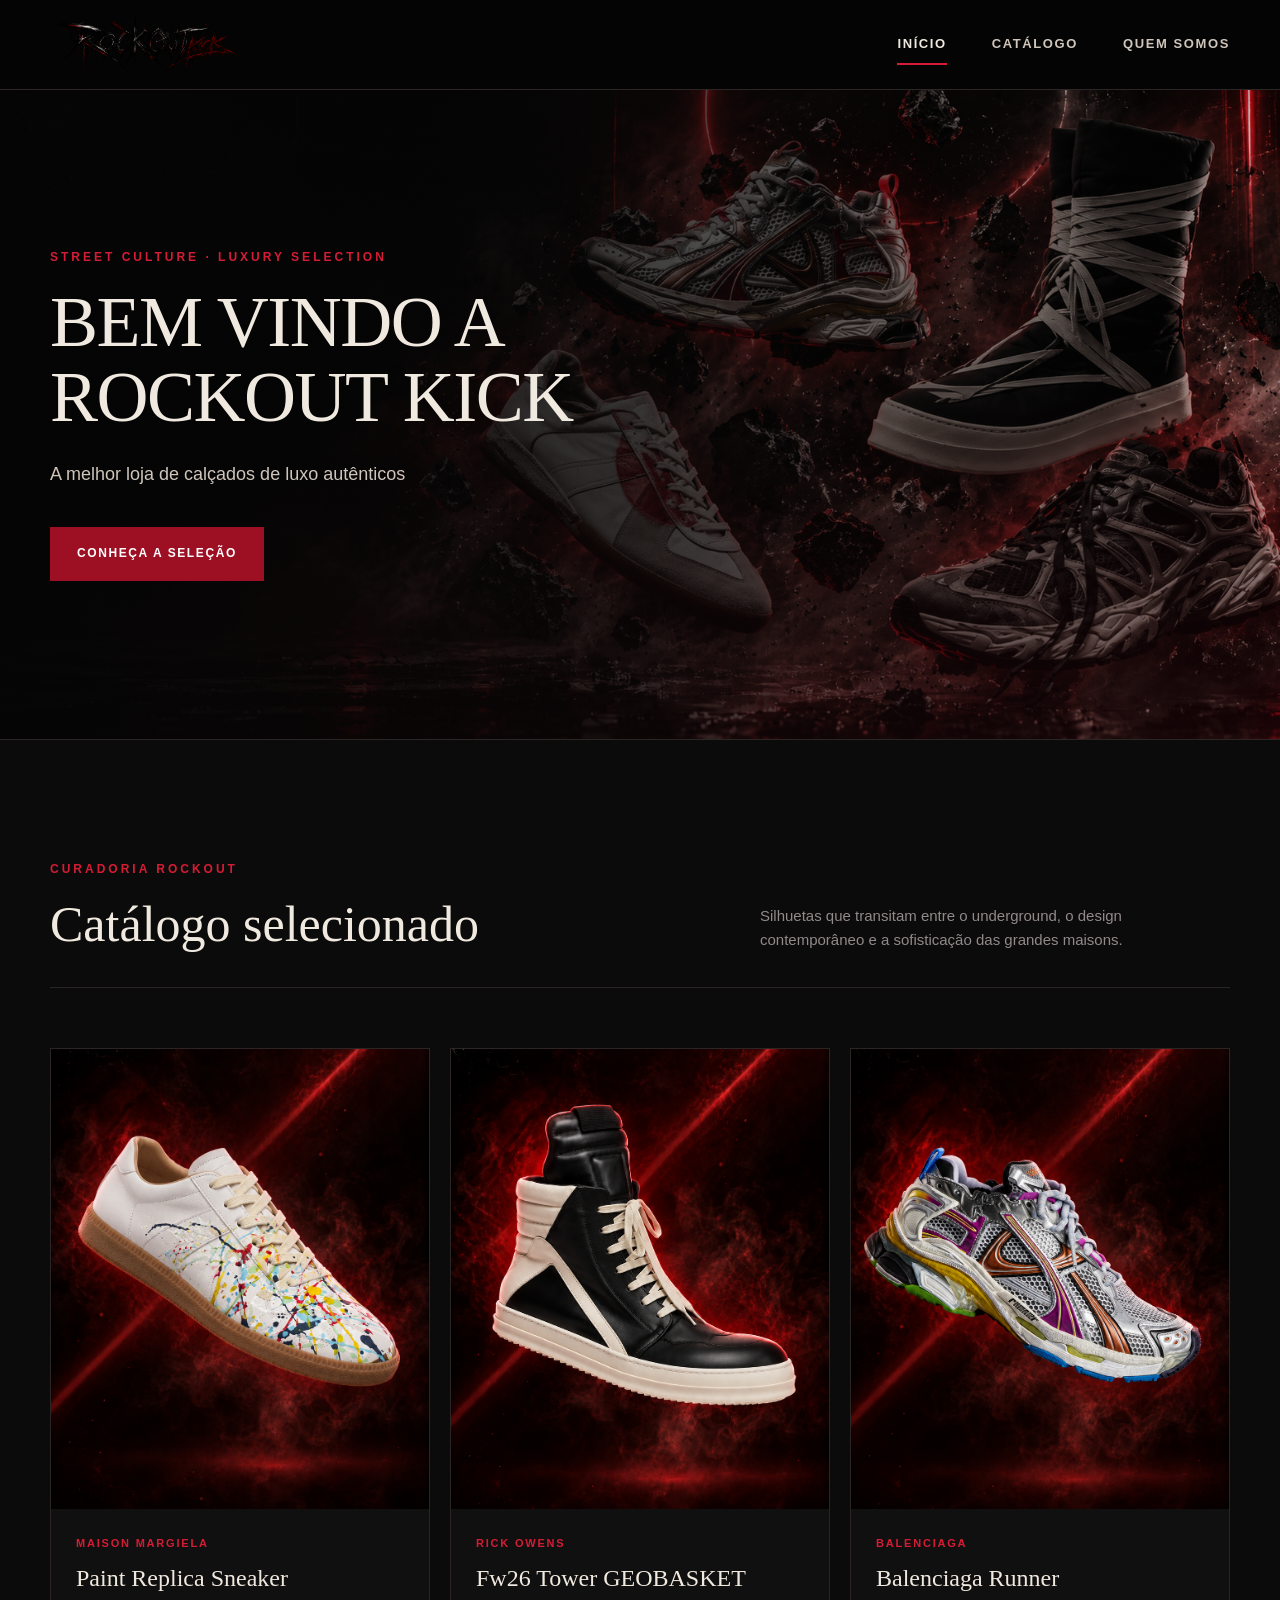
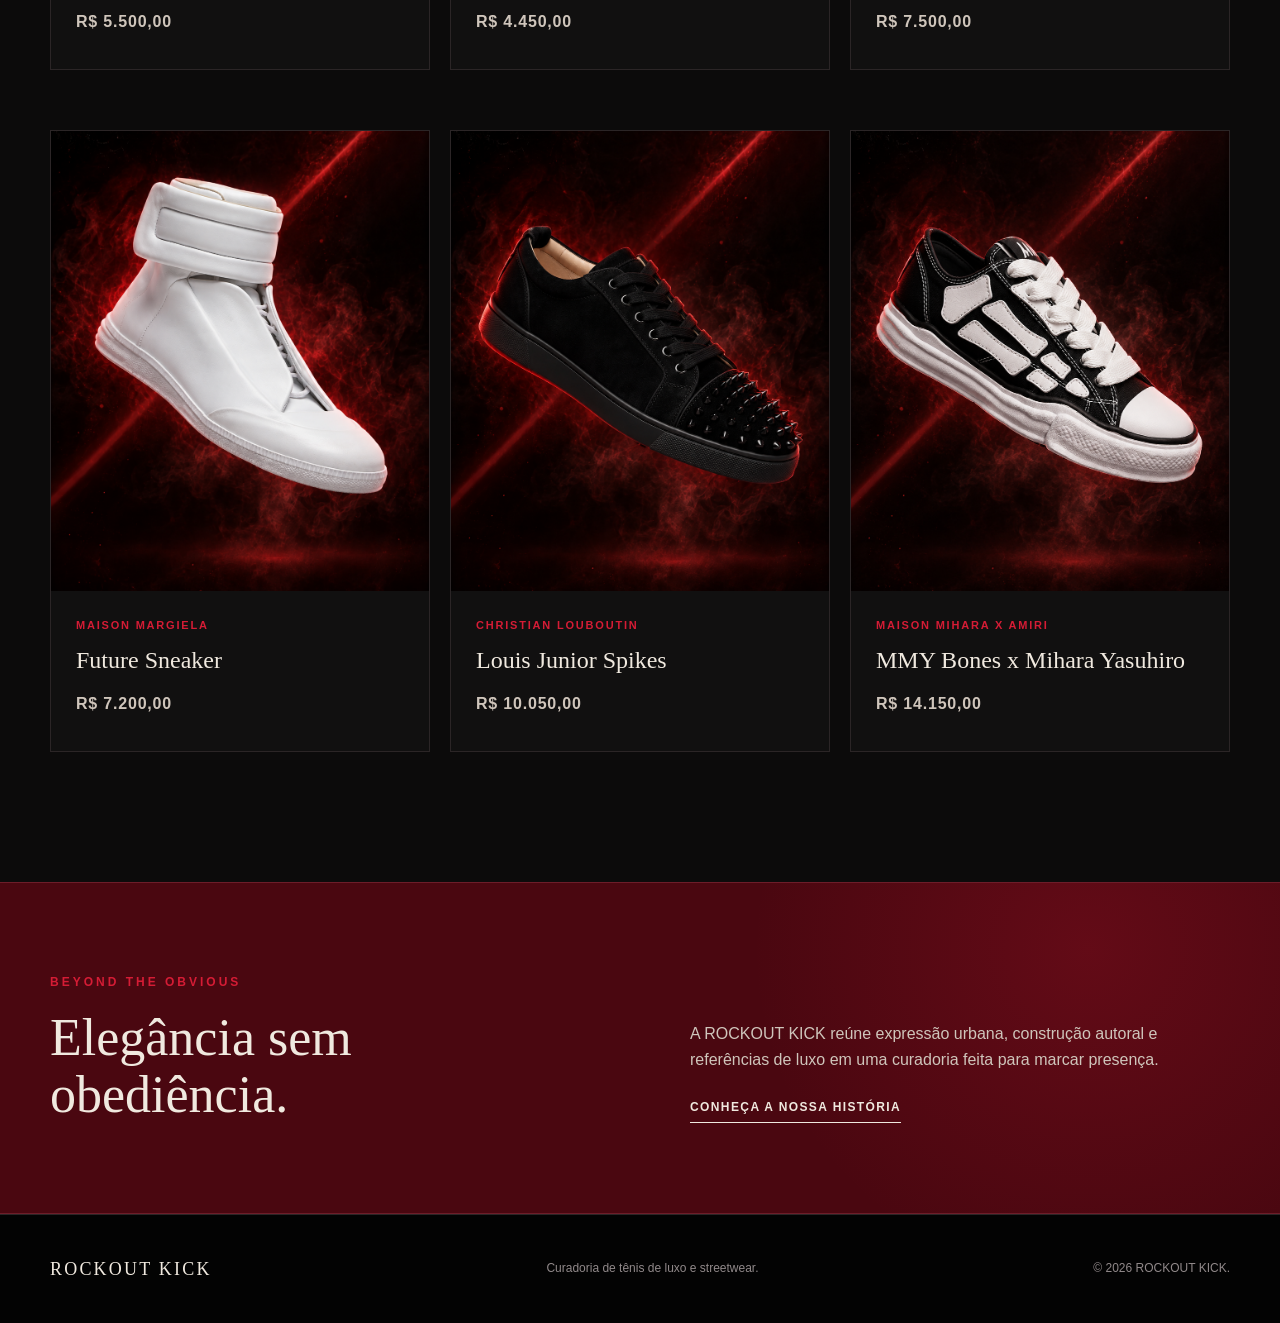
<file: index.html>
<!DOCTYPE html>
<html lang="pt-BR">
<head>
    <meta charset="UTF-8">
    <meta name="viewport" content="width=device-width, initial-scale=1.0">

    
    <title>ROCKOUT KICK | Tênis de Luxo e Streetwear</title>

   
    <meta
        name="description"
        content="Descubra a curadoria ROCKOUT KICK de tênis de luxo, modelos streetwear e silhuetas exclusivas."
    >

    <link rel="stylesheet" href="style.css">
</head>

<body>
    <a class="skip-link" href="#conteudo-principal">
        Pular para o conteúdo
    </a>

    <header class="site-header">
        <div class="container header-content">

            <a class="brand" href="index.html" aria-label="ROCKOUT KICK - página inicial">
                

                    <img
                        class="brand-logo"
                        src="./imagens/logo-rockout-kick.webp"
                        alt="ROCKOUT KICK"
                    >
                
            </a>

            <nav class="main-navigation" aria-label="Navegação principal">
                <ul>
                    <li>
                        <a class="active" href="index.html">Início</a>
                    </li>

                    <li>
                        <a href="#catalogo">Catálogo</a>
                    </li>

                    <li>
                        <a href="quem-somos.html">Quem somos</a>
                    </li>
                </ul>
            </nav>

        </div>
    </header>

    <main id="conteudo-principal">

        <section class="hero">
            <div class="hero-media">

                    <img
                        class="hero-image"
                        src="./imagens/banner-home.webp"
                        alt="Banner com tenis disponiveis!"
                    >
               

                <div class="image-placeholder hero-placeholder">
                    <small>assets/imagens/banner-home.webp</small>
                </div>

            </div>

            <div class="hero-overlay"></div>

            <div class="container hero-content">
                <p class="eyebrow">
                    Street culture · Luxury selection
                </p>

                
                <h1>BEM VINDO A ROCKOUT KICK</h1>

                <p class="hero-description">
                    A melhor loja de calçados de luxo autênticos
                </p>

                <a class="primary-button" href="#catalogo">
                    Conheça a seleção
                </a>
            </div>
        </section>

        <section class="catalog" id="catalogo">
            <div class="container">

                <header class="section-heading">
                    <div>
                        <p class="eyebrow">Curadoria ROCKOUT</p>
                        <h2>Catálogo selecionado</h2>
                    </div>

                    <p class="section-description">
                        Silhuetas que transitam entre o underground,
                        o design contemporâneo e a sofisticação das grandes maisons.
                    </p>
                </header>

                <div class="product-grid">

                    
                    <article class="product-card">

                        
                            <img
                                class="product-image"
                                src="./imagens/tenis-01.webp"
                                alt="Nome e cor do tênis"
                            >

                        

                        <div class="product-information">
                            <p class="product-brand">Maison Margiela</p>
                            <h3>Paint Replica Sneaker</h3>
                            <p class="product-price">R$ 5.500,00</p>
                        </div>
                    </article>

                    
                    <article class="product-card">

                        <img
                                class="product-image"
                                src="./imagens/tenis-02.webp"
                                alt="Nome e cor do tênis"
                            >

                        <div class="product-information">
                            <p class="product-brand">Rick Owens</p>
                            <h3>Fw26 Tower GEOBASKET</h3>
                            <p class="product-price">R$ 4.450,00</p>
                        </div>
                    </article>

                    
                    <article class="product-card">

                        <img
                                class="product-image"
                                src="./imagens/tenis-03.webp"
                                alt="Nome e cor do tênis"
                            >

                        <div class="product-information">
                            <p class="product-brand">Balenciaga</p>
                            <h3>Balenciaga Runner</h3>
                            <p class="product-price">R$ 7.500,00</p>
                        </div>
                    </article>

                    
                    <article class="product-card">

                        <img
                                class="product-image"
                                src="./imagens/tenis-04.webp"
                                alt="Nome e cor do tênis"
                            >

                        <div class="product-information">
                            <p class="product-brand">Maison Margiela</p>
                            <h3>Future Sneaker</h3>
                            <p class="product-price">R$ 7.200,00</p>
                        </div>
                    </article>

                    
                    <article class="product-card">

                        <img
                                class="product-image"
                                src="./imagens/tenis-05.webp"
                                alt="Nome e cor do tênis"
                            >

                        <div class="product-information">
                            <p class="product-brand">Christian Louboutin</p>
                            <h3>Louis Junior Spikes</h3>
                            <p class="product-price">R$ 10.050,00</p>
                        </div>
                    </article>

                    
                    <article class="product-card">

                        <img
                                class="product-image"
                                src="./imagens/tenis-06.webp"
                                alt="Nome e cor do tênis"
                            >

                        <div class="product-information">
                            <p class="product-brand">Maison Mihara x Amiri</p>
                            <h3>MMY Bones x Mihara Yasuhiro</h3>
                            <p class="product-price">R$ 14.150,00</p>
                        </div>
                    </article>

                </div>
            </div>
        </section>

        <section class="manifesto">
            <div class="container manifesto-content">

                <div>
                    <p class="eyebrow">Beyond the obvious</p>
                    <h2>Elegância sem obediência.</h2>
                </div>

                <div class="manifesto-text">
                    <p>
                        A ROCKOUT KICK reúne expressão urbana,
                        construção autoral e referências de luxo
                        em uma curadoria feita para marcar presença.
                    </p>

                    <a class="text-link" href="quem-somos.html">
                        Conheça a nossa história
                    </a>
                </div>

            </div>
        </section>

    </main>

    <footer class="site-footer">
        <div class="container footer-content">
            <p class="footer-brand">ROCKOUT KICK</p>
            <p>Curadoria de tênis de luxo e streetwear.</p>
            <p>&copy; 2026 ROCKOUT KICK.</p>
        </div>
    </footer>

</body>
</html>
</file>
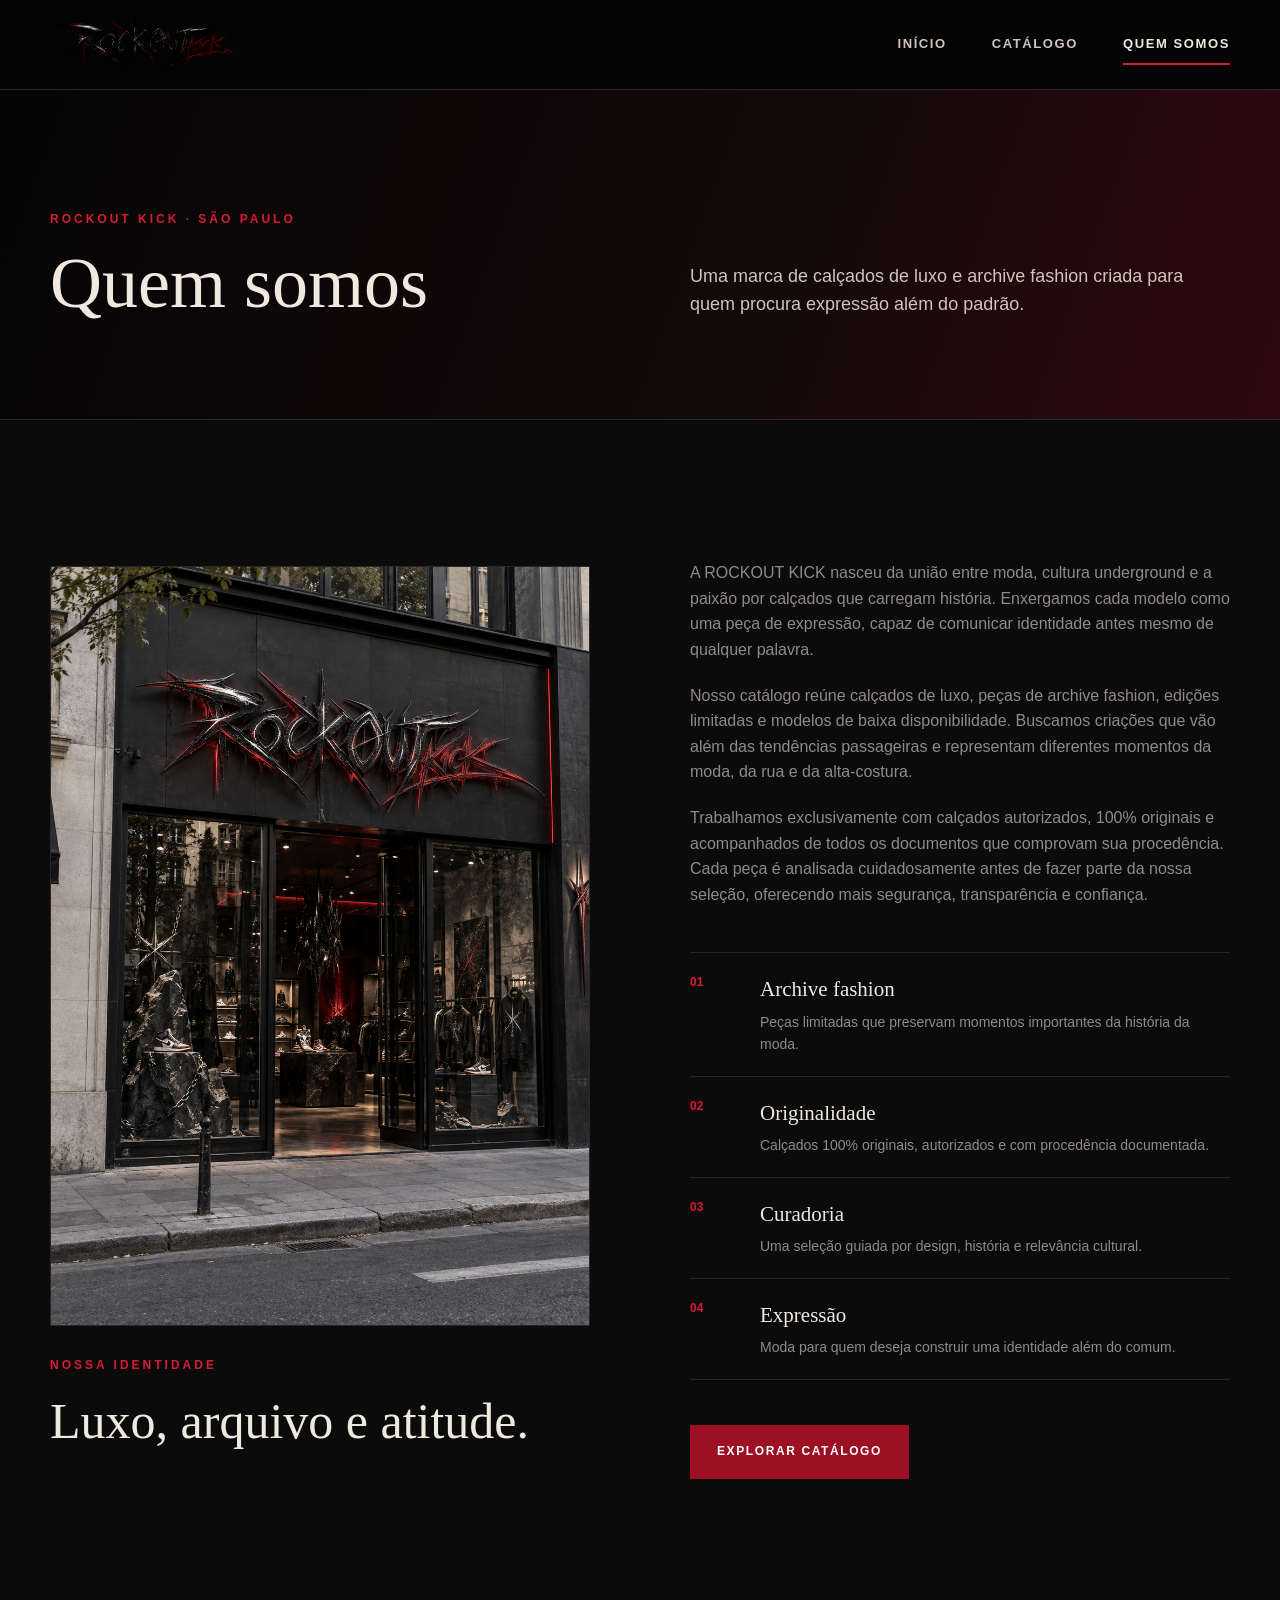
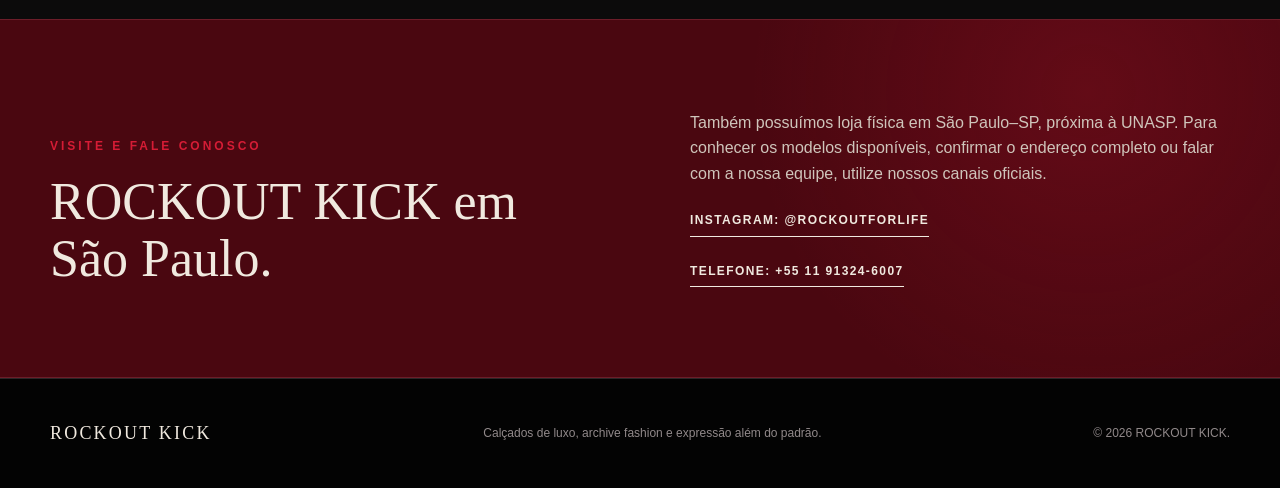
<file: quem-somos.html>
<!DOCTYPE html>
<html lang="pt-BR">
<head>
    <meta charset="UTF-8">
    <meta name="viewport" content="width=device-width, initial-scale=1.0">

    
    <title>Quem Somos | ROCKOUT KICK</title>

    <meta
        name="description"
        content="Conheça a ROCKOUT KICK, marca de calçados de luxo e archive fashion com peças limitadas e 100% originais em São Paulo."
    >

    <link rel="stylesheet" href="style.css">
</head>

<body>
    <a class="skip-link" href="#conteudo-principal">
        Pular para o conteúdo
    </a>

    <header class="site-header">
        <div class="container header-content">

            <a
                class="brand"
                href="index.html"
                aria-label="ROCKOUT KICK - página inicial"
            >
                <img
                        class="brand-logo"
                        src="./imagens/logo-rockout-kick.webp"
                        alt="ROCKOUT KICK"
                    >

                
            </a>

            <nav
                class="main-navigation"
                aria-label="Navegação principal"
            >
                <ul>
                    <li>
                        <a href="index.html">Início</a>
                    </li>

                    <li>
                        <a href="index.html#catalogo">Catálogo</a>
                    </li>

                    <li>
                        <a
                            class="active"
                            href="quem-somos.html"
                            aria-current="page"
                        >
                            Quem somos
                        </a>
                    </li>
                </ul>
            </nav>

        </div>
    </header>

    <main id="conteudo-principal">

        

        <section
            class="about-hero"
            aria-labelledby="titulo-quem-somos"
        >
            <div class="container about-hero-content">

                <p class="eyebrow">
                    ROCKOUT KICK · São Paulo
                </p>

                <h1 id="titulo-quem-somos">
                    Quem somos
                </h1>

                <p>
                    Uma marca de calçados de luxo e archive fashion
                    criada para quem procura expressão além do padrão.
                </p>

            </div>
        </section>

        

        <section
            class="about-section"
            aria-labelledby="titulo-identidade"
        >
            <div class="container manifesto-content">

                <article class="about-copy">

    <img
        class="about-side-image"
        src="./imagens/quem-somos.webp"
        alt="ROCKOUT KICK, marca de calçados de luxo e archive fashion"
    >

    <p class="eyebrow">
        Nossa identidade
    </p>

    <h2 id="titulo-identidade">
        Luxo, arquivo e atitude.
    </h2>

</article>

                <article class="about-copy">
                    <p>
                        A ROCKOUT KICK nasceu da união entre moda,
                        cultura underground e a paixão por calçados
                        que carregam história. Enxergamos cada modelo
                        como uma peça de expressão, capaz de comunicar
                        identidade antes mesmo de qualquer palavra.
                    </p>

                    <p>
                        Nosso catálogo reúne calçados de luxo, peças de
                        archive fashion, edições limitadas e modelos de
                        baixa disponibilidade. Buscamos criações que vão
                        além das tendências passageiras e representam
                        diferentes momentos da moda, da rua e da
                        alta-costura.
                    </p>

                    <p>
                        Trabalhamos exclusivamente com calçados
                        autorizados, 100% originais e acompanhados de
                        todos os documentos que comprovam sua
                        procedência. Cada peça é analisada cuidadosamente
                        antes de fazer parte da nossa seleção, oferecendo
                        mais segurança, transparência e confiança.
                    </p>

                    <div class="values-list">

                        <div class="value-item">
                            <span>01</span>

                            <div>
                                <h3>Archive fashion</h3>

                                <p>
                                    Peças limitadas que preservam momentos
                                    importantes da história da moda.
                                </p>
                            </div>
                        </div>

                        <div class="value-item">
                            <span>02</span>

                            <div>
                                <h3>Originalidade</h3>

                                <p>
                                    Calçados 100% originais, autorizados
                                    e com procedência documentada.
                                </p>
                            </div>
                        </div>

                        <div class="value-item">
                            <span>03</span>

                            <div>
                                <h3>Curadoria</h3>

                                <p>
                                    Uma seleção guiada por design,
                                    história e relevância cultural.
                                </p>
                            </div>
                        </div>

                        <div class="value-item">
                            <span>04</span>

                            <div>
                                <h3>Expressão</h3>

                                <p>
                                    Moda para quem deseja construir uma
                                    identidade além do comum.
                                </p>
                            </div>
                        </div>

                    </div>

                    <a
                        class="primary-button"
                        href="index.html#catalogo"
                    >
                        Explorar catálogo
                    </a>

                </article>
            </div>
        </section>

        

        <section
            class="manifesto"
            aria-labelledby="titulo-contato"
        >
            <div class="container manifesto-content">

                <div>
                    <p class="eyebrow">
                        Visite e fale conosco
                    </p>

                    <h2 id="titulo-contato">
                        ROCKOUT KICK em São Paulo.
                    </h2>
                </div>

                <div class="manifesto-text">
                    <p>
                        Também possuímos loja física em São Paulo–SP,
                        próxima à UNASP. Para conhecer os modelos
                        disponíveis, confirmar o endereço completo ou
                        falar com a nossa equipe, utilize nossos canais
                        oficiais.
                    </p>

                    <p>
                        <a
                            class="text-link"
                            href="https://www.instagram.com/rockoutforlife/"
                            target="_blank"
                            rel="noopener noreferrer"
                        >
                            Instagram: @ROCKOUTFORLIFE
                        </a>
                    </p>

                    <p>
                        <a
                            class="text-link"
                            href="tel:+5511913246007"
                        >
                            Telefone: +55 11 91324-6007
                        </a>
                    </p>
                </div>

            </div>
        </section>

    </main>

    <footer class="site-footer">
        <div class="container footer-content">

            <p class="footer-brand">
                ROCKOUT KICK
            </p>

            <p>
                Calçados de luxo, archive fashion e expressão
                além do padrão.
            </p>

            <p>
                &copy; 2026 ROCKOUT KICK.
            </p>

        </div>
    </footer>

</body>
</html>
</file>
<file: style.css>
:root {
    --black: #050505;
    --black-soft: #0c0b0b;
    --black-card: #111010;
    --red-dark: #4a0710;
    --red: #9d1023;
    --red-bright: #d51c35;
    --ivory: #f0e9df;
    --ivory-soft: #cfc5bb;
    --gray: #91898a;
    --line: #2b2526;
    --container: 118rem;
}

html {
    font-size: 62.5%;
    scroll-behavior: smooth;
}

* {
    box-sizing: border-box;
    margin: 0;
    padding: 0;
}

body {
    min-width: 118rem;
    background: var(--black);
    color: var(--ivory);
    font-family: Arial, Helvetica, sans-serif;
    font-size: 1.6rem;
    line-height: 1.6;
}

img {
    display: block;
    max-width: 100%;
}

a {
    color: inherit;
    text-decoration: none;
}

ul {
    list-style: none;
}

h1,
h2,
h3,
.footer-brand {
    font-family: Georgia, "Times New Roman", serif;
    font-weight: 400;
}

.container {
    width: var(--container);
    margin: 0 auto;
}



.skip-link {
    position: fixed;
    top: 1.5rem;
    left: 1.5rem;
    z-index: 100;
    padding: 1rem 1.5rem;
    background: var(--ivory);
    color: var(--black);
    transform: translateY(-8rem);
}

.skip-link:focus {
    transform: translateY(0);
}



.site-header {
    position: sticky;
    top: 0;
    z-index: 50;
    height: 9rem;
    background: rgba(5, 5, 5, 0.96);
    border-bottom: 0.1rem solid var(--line);
}

.header-content {
    height: 100%;
    display: flex;
    align-items: center;
    justify-content: space-between;
}

.brand {
    display: inline-flex;
    align-items: center;
}

.logo-placeholder {
    width: 19rem;
    height: 5rem;
    display: flex;
    align-items: center;
    justify-content: center;
    border: 0.1rem solid #51484a;
    color: var(--ivory-soft);
    font-family: Georgia, "Times New Roman", serif;
    font-size: 1.5rem;
    letter-spacing: 0.35rem;
}

.brand-logo {
    width: 19rem;
    height: 25rem;
    object-fit: contain;
}

.main-navigation ul {
    display: flex;
    align-items: center;
    gap: 4.5rem;
}

.main-navigation a {
    position: relative;
    display: inline-block;
    padding: 1rem 0;
    color: var(--ivory-soft);
    font-size: 1.3rem;
    font-weight: 700;
    letter-spacing: 0.16rem;
    text-transform: uppercase;
    transition: color 0.2s ease;
}

.main-navigation a::after {
    content: "";
    position: absolute;
    right: 0;
    bottom: 0;
    left: 0;
    height: 0.2rem;
    background: var(--red-bright);
    transform: scaleX(0);
    transform-origin: left;
    transition: transform 0.2s ease;
}

.main-navigation a:hover,
.main-navigation a:focus,
.main-navigation a.active {
    color: var(--ivory);
}

.main-navigation a:hover::after,
.main-navigation a:focus::after,
.main-navigation a.active::after {
    transform: scaleX(1);
}



.hero {
    position: relative;
    min-height: 65rem;
    display: flex;
    align-items: center;
    overflow: hidden;
    border-bottom: 0.1rem solid var(--line);
}

.hero-media,
.hero-overlay {
    position: absolute;
    inset: 0;
}

.hero-image,
.hero-placeholder {
    width: 100%;
    height: 100%;
    object-fit: cover;
}

.hero-overlay {
    background:
        linear-gradient(
            90deg,
            rgba(5, 5, 5, 0.98) 0%,
            rgba(5, 5, 5, 0.78) 48%,
            rgba(5, 5, 5, 0.25) 100%
        ),
        linear-gradient(
            0deg,
            rgba(74, 7, 16, 0.35),
            transparent 55%
        );
}

.hero-content {
    position: relative;
    z-index: 2;
}

.eyebrow {
    margin-bottom: 1.8rem;
    color: var(--red-bright);
    font-size: 1.2rem;
    font-weight: 700;
    letter-spacing: 0.3rem;
    text-transform: uppercase;
}

.hero h1 {
    width: 74rem;
    margin-bottom: 2.5rem;
    font-size: 7.2rem;
    line-height: 1.04;
    letter-spacing: -0.15rem;
}

.hero-description {
    width: 57rem;
    margin-bottom: 3.8rem;
    color: var(--ivory-soft);
    font-size: 1.8rem;
}

.primary-button {
    display: inline-flex;
    min-width: 21rem;
    height: 5.4rem;
    align-items: center;
    justify-content: center;
    padding: 0 2.6rem;
    background: var(--red);
    border: 0.1rem solid var(--red);
    color: #ffffff;
    font-size: 1.2rem;
    font-weight: 700;
    letter-spacing: 0.16rem;
    text-transform: uppercase;
    transition: 0.2s ease;
}

.primary-button:hover,
.primary-button:focus {
    background: var(--red-bright);
    border-color: var(--red-bright);
}



.image-placeholder {
    display: flex;
    flex-direction: column;
    align-items: center;
    justify-content: center;
    gap: 0.8rem;
    overflow: hidden;

    background:
        linear-gradient(
            135deg,
            transparent 48%,
            rgba(213, 28, 53, 0.12) 49%,
            rgba(213, 28, 53, 0.12) 51%,
            transparent 52%
        ),
        linear-gradient(45deg, #0d0b0c, #1a1012);

    color: var(--ivory-soft);
    text-align: center;
}

.image-placeholder span {
    padding: 0.8rem 1.2rem;
    border: 0.1rem solid #5e4d50;
    font-size: 1.2rem;
    font-weight: 700;
    letter-spacing: 0.15rem;
}

.image-placeholder small {
    color: var(--gray);
    font-size: 1.1rem;
    letter-spacing: 0.08rem;
}



.catalog {
    padding: 12rem 0 13rem;
    background: var(--black-soft);
}

.section-heading {
    display: flex;
    align-items: end;
    justify-content: space-between;
    margin-bottom: 6rem;
    padding-bottom: 3.5rem;
    border-bottom: 0.1rem solid var(--line);
}

.section-heading h2 {
    font-size: 5rem;
    line-height: 1.1;
}

.section-description {
    width: 47rem;
    color: var(--gray);
    font-size: 1.5rem;
}

.product-grid {
    display: grid;
    grid-template-columns: repeat(3, 1fr);
    gap: 6rem 2rem;
}

.product-card {
    background: var(--black-card);
    border: 0.1rem solid var(--line);
    transition: transform 0.25s ease;
}

.product-card:hover {
    transform: translateY(-0.6rem);
    border-color: #5e3339;
}

.product-image-placeholder,
.product-image {
    width: 100%;
    height: 46rem;
    object-fit: cover;
}

.product-information {
    min-height: 16rem;
    padding: 2.6rem 2.5rem 2.8rem;
}

.product-brand {
    margin-bottom: 1rem;
    color: var(--red-bright);
    font-size: 1.1rem;
    font-weight: 700;
    letter-spacing: 0.18rem;
    text-transform: uppercase;
}

.product-information h3 {
    margin-bottom: 1.6rem;
    font-size: 2.4rem;
    line-height: 1.25;
}

.product-price {
    color: var(--ivory-soft);
    font-size: 1.6rem;
    font-weight: 700;
    letter-spacing: 0.08rem;
}


.manifesto {
    padding: 9rem 0;

    background:
        radial-gradient(
            circle at 85% 20%,
            rgba(213, 28, 53, 0.18),
            transparent 30%
        ),
        var(--red-dark);

    border-top: 0.1rem solid #6d1d29;
    border-bottom: 0.1rem solid #6d1d29;
}

.manifesto-content {
    display: grid;
    grid-template-columns: 1fr 1fr;
    gap: 10rem;
    align-items: end;
}

.manifesto h2 {
    font-size: 5.2rem;
    line-height: 1.08;
}

.manifesto-text {
    color: var(--ivory-soft);
}

.text-link {
    display: inline-block;
    margin-top: 2.5rem;
    padding-bottom: 0.5rem;
    border-bottom: 0.1rem solid var(--ivory);
    color: var(--ivory);
    font-size: 1.2rem;
    font-weight: 700;
    letter-spacing: 0.14rem;
    text-transform: uppercase;
}



.about-hero {
    padding: 12rem 0 10rem;
    background:
        linear-gradient(
            110deg,
            var(--black) 0%,
            #15090b 62%,
            var(--red-dark) 140%
        );

    border-bottom: 0.1rem solid var(--line);
}

.about-hero-content {
    display: grid;
    grid-template-columns: 1fr 1fr;
    column-gap: 10rem;
    align-items: end;
}

.about-hero .eyebrow {
    grid-column: 1 / -1;
}

.about-hero h1 {
    font-size: 7.2rem;
    line-height: 1;
}

.about-hero-content > p:last-child {
    color: var(--ivory-soft);
    font-size: 1.8rem;
}

.about-section {
    padding: 12rem 0 14rem;
    background: var(--black-soft);
}

.about-grid {
    display: grid;
    grid-template-columns: 56rem 1fr;
    gap: 10rem;
    align-items: start;
}

.about-image-placeholder,
.about-image {
    width: 56rem;
    height: 65rem;
    object-fit: cover;
}

.about-copy {
    padding-top: 2rem;
}

.about-copy h2 {
    margin-bottom: 3rem;
    font-size: 5rem;
    line-height: 1.1;
}

.about-copy > p:not(.eyebrow) {
    margin-bottom: 2rem;
    color: var(--gray);
}

.values-list {
    margin: 4.5rem 0;
    border-top: 0.1rem solid var(--line);
}

.value-item {
    display: grid;
    grid-template-columns: 5rem 1fr;
    gap: 2rem;
    padding: 2rem 0;
    border-bottom: 0.1rem solid var(--line);
}

.value-item > span {
    color: var(--red-bright);
    font-size: 1.2rem;
    font-weight: 700;
}

.value-item h3 {
    margin-bottom: 0.4rem;
    font-size: 2.1rem;
}

.value-item p {
    color: var(--gray);
    font-size: 1.4rem;
}



.site-footer {
    padding: 4rem 0;
    background: #030303;
    border-top: 0.1rem solid var(--line);
}

.footer-content {
    display: flex;
    align-items: center;
    justify-content: space-between;
    color: var(--gray);
    font-size: 1.2rem;
}

.footer-brand {
    color: var(--ivory);
    font-size: 1.8rem;
    letter-spacing: 0.22rem;
}

.about-side-image {
    width: 100%;
    height: 76rem;
    margin-bottom: 3rem;
    object-fit: cover;
    object-position: center;
    border: 0.1rem solid var(--line);
}
</file>
